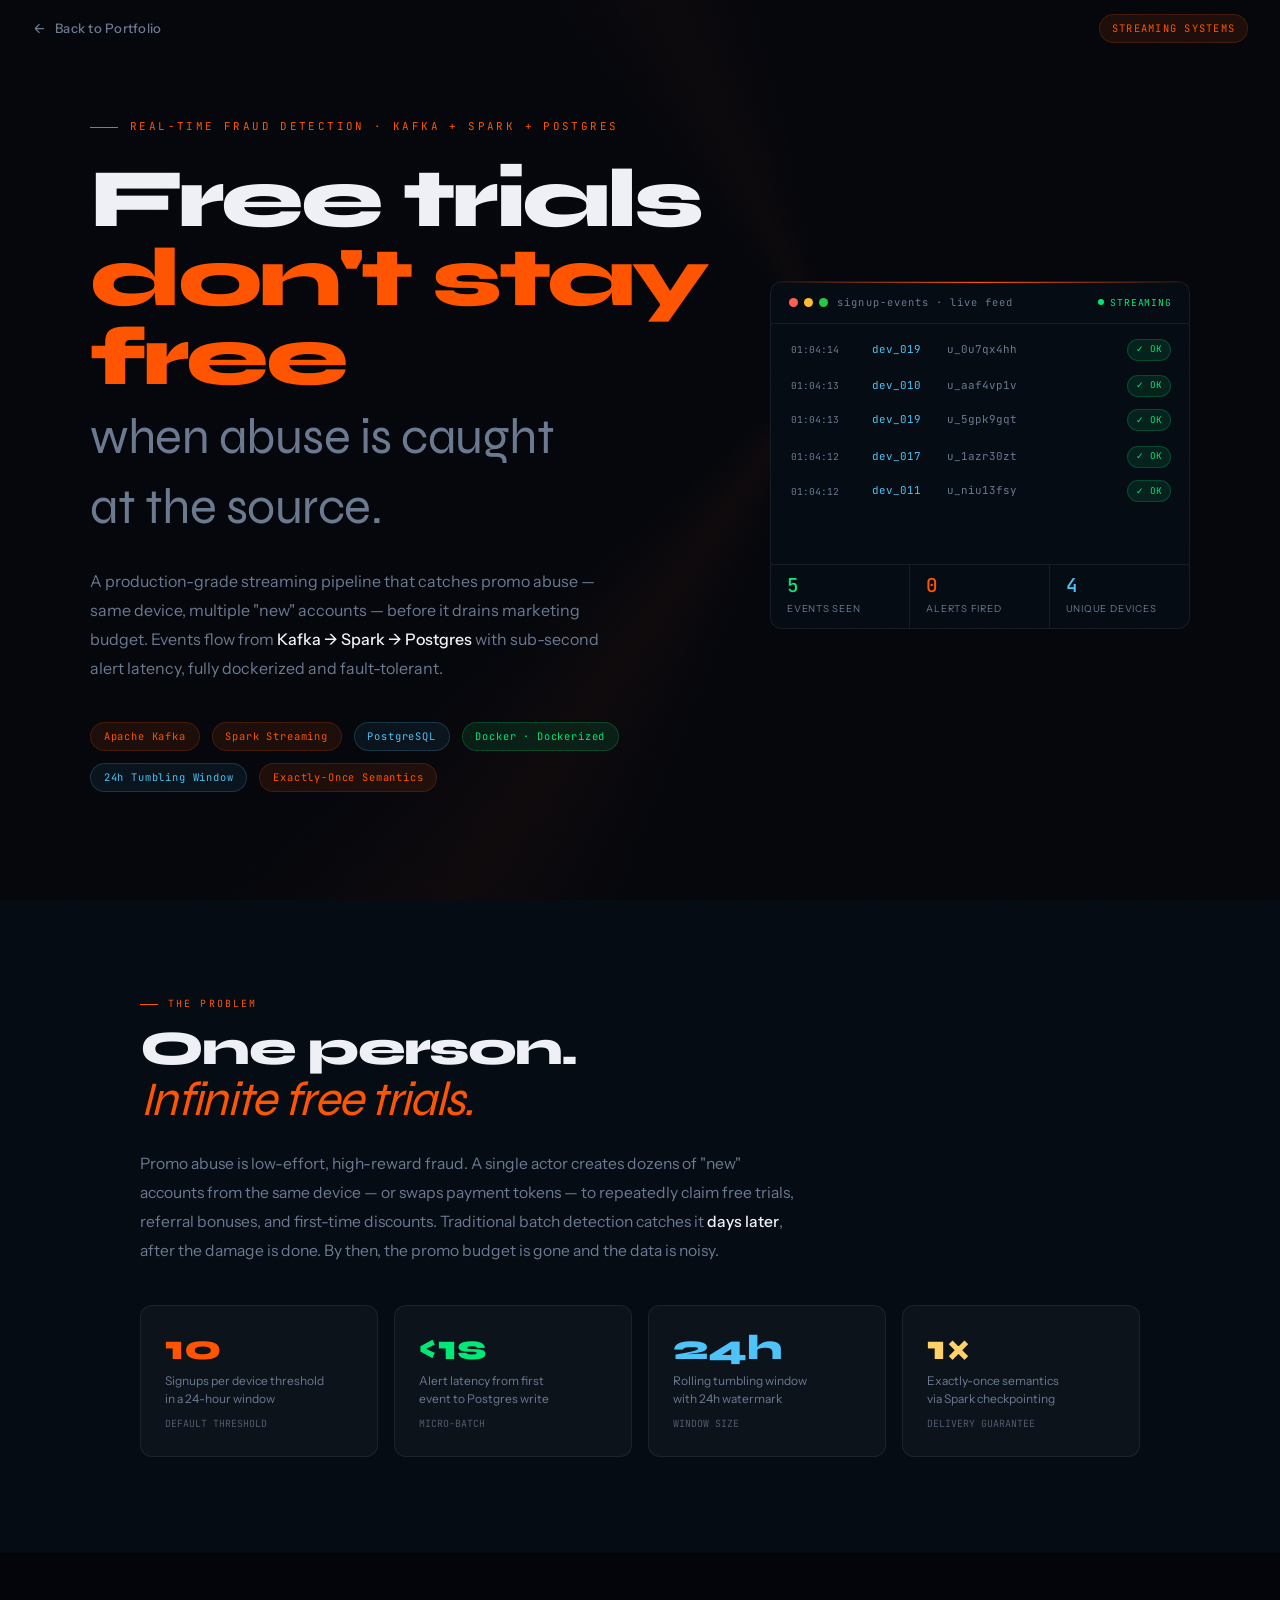
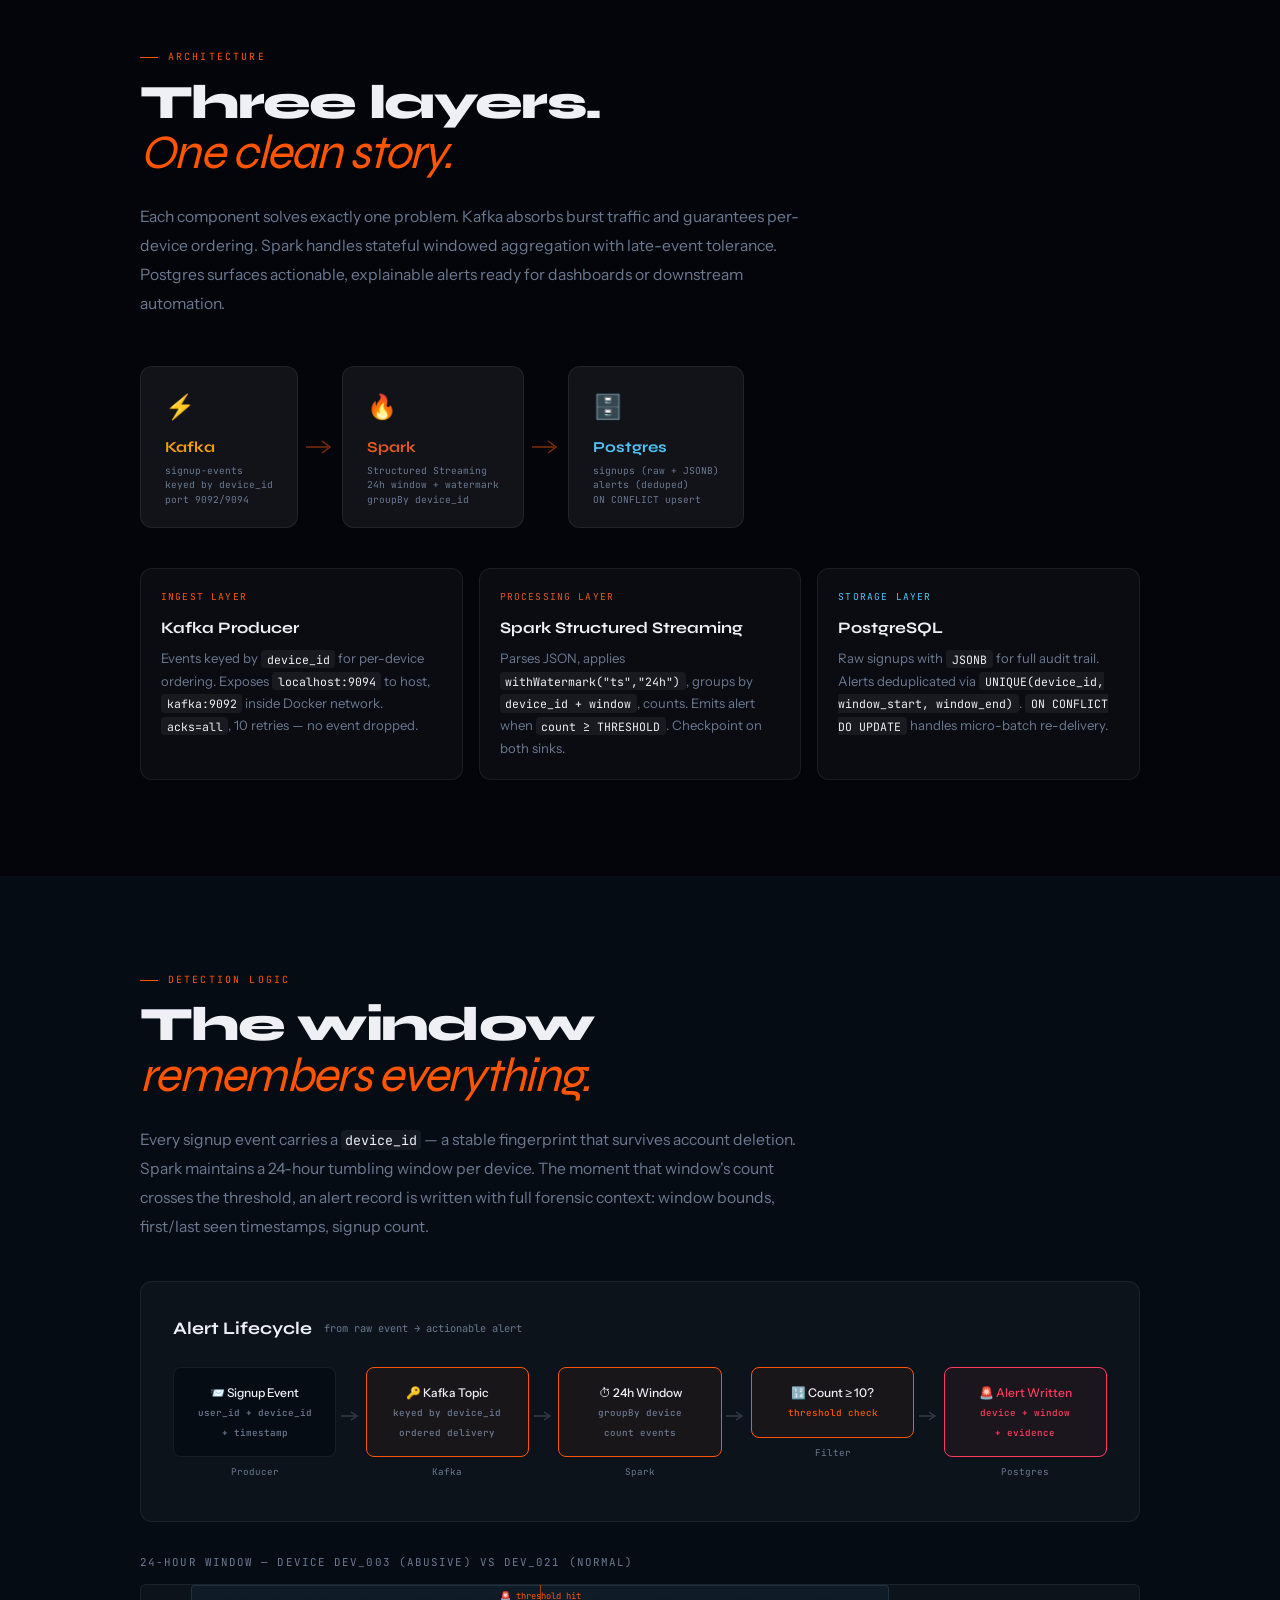
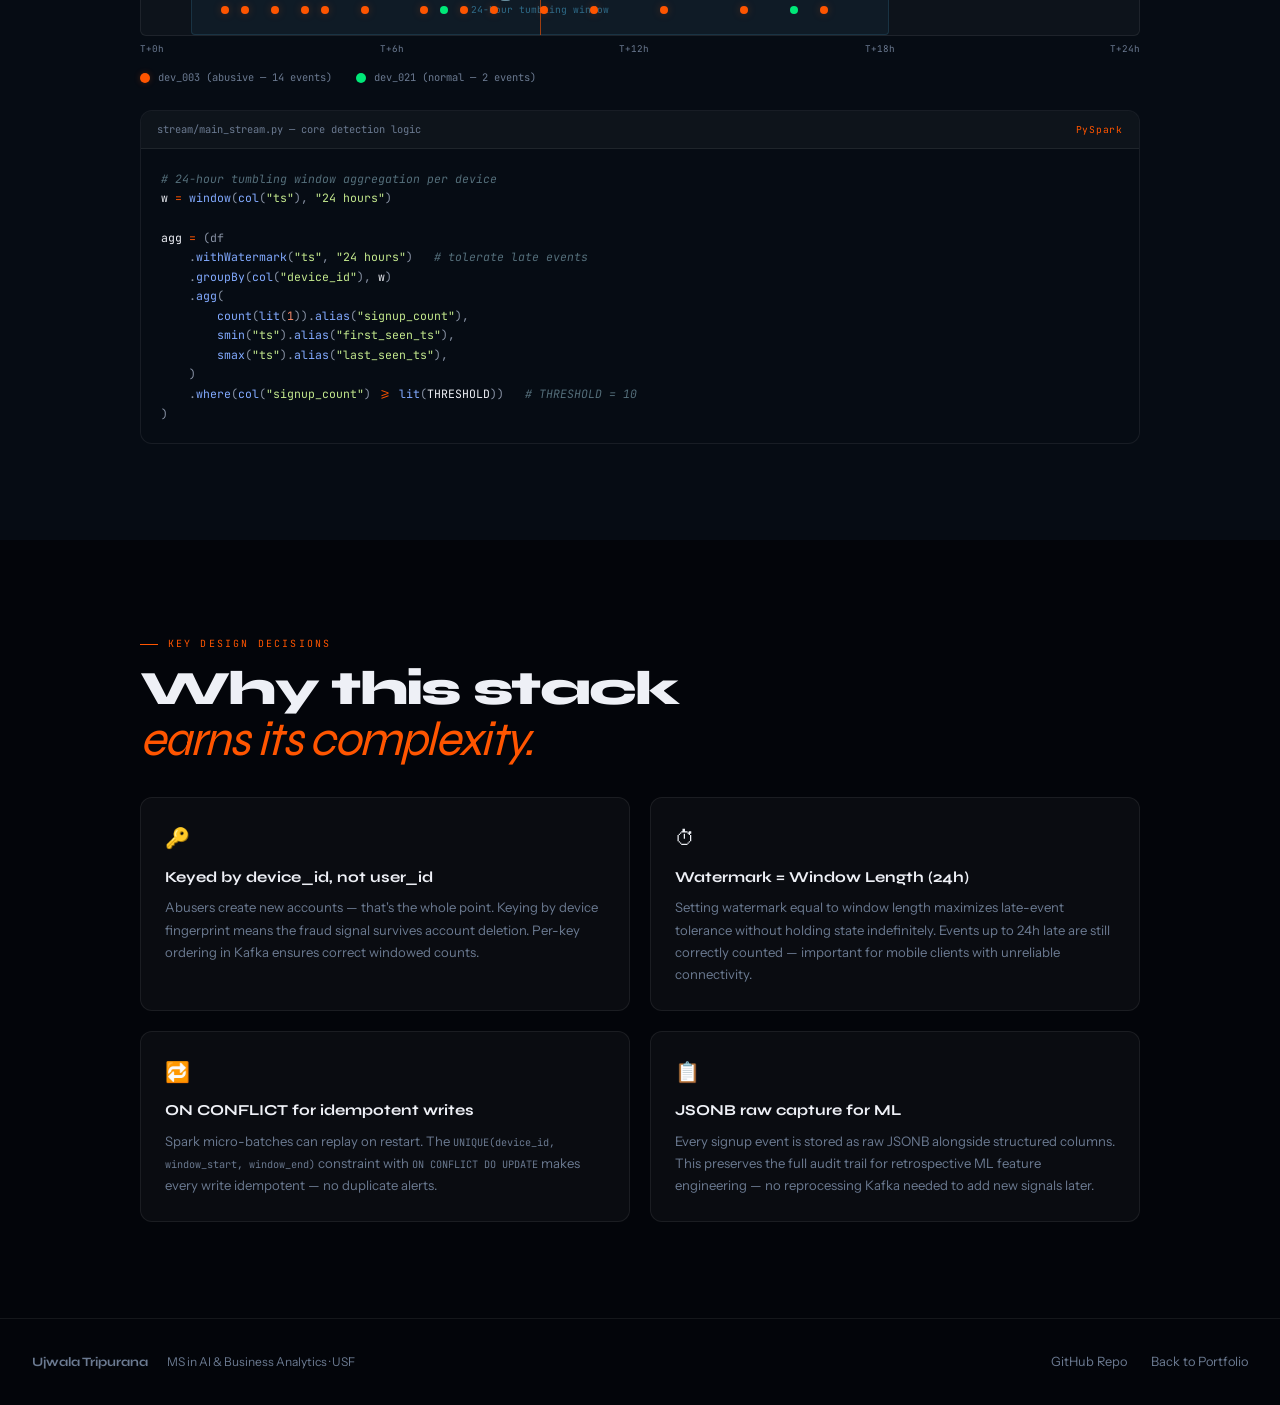
<file: promo-abuse-detection.html>
<!DOCTYPE html>
<html lang="en">
<head>
<meta charset="UTF-8">
<meta name="viewport" content="width=device-width, initial-scale=1.0">
<title>Promo Abuse Detector — Ujwala Tripurana</title>
<link rel="preconnect" href="https://fonts.googleapis.com">
<link href="https://fonts.googleapis.com/css2?family=Syne:wght@400;600;700;800&family=JetBrains+Mono:wght@300;400;500&family=Instrument+Sans:ital,wght@0,300;0,400;0,500;1,300&display=swap" rel="stylesheet">
<style>
:root {
  --bg: #03050a;
  --bg2: #060c14;
  --surface: rgba(255,255,255,0.03);
  --surface2: rgba(255,255,255,0.06);
  --border: rgba(255,85,0,0.18);
  --border-sub: rgba(255,255,255,0.07);
  --text: #eef0f6;
  --muted: #6b7a91;
  --orange: #ff5500;
  --orange-dim: rgba(255,85,0,0.10);
  --orange-glow: rgba(255,85,0,0.25);
  --green: #00e878;
  --green-dim: rgba(0,232,120,0.10);
  --yellow: #ffd166;
  --red: #ff3b5c;
  --blue: #4fc3f7;
  --radius: 12px;
}
*,*::before,*::after{box-sizing:border-box;margin:0;padding:0}
html{scroll-behavior:smooth}
body{background:var(--bg);color:var(--text);font-family:'Instrument Sans',sans-serif;font-size:16px;line-height:1.65;overflow-x:hidden}

/* ── Progress ── */
#prog{position:fixed;top:0;left:0;height:2px;width:0%;background:linear-gradient(90deg,var(--orange),var(--yellow));z-index:999}

/* ── Nav ── */
nav{position:fixed;top:0;left:0;right:0;z-index:900;height:58px;display:flex;align-items:center;padding:0 2rem;justify-content:space-between;transition:background .3s;border-bottom:1px solid transparent}
nav.scrolled{background:rgba(3,5,10,.92);backdrop-filter:blur(20px);border-color:var(--border-sub)}
.nav-back{display:flex;align-items:center;gap:.5rem;color:var(--muted);text-decoration:none;font-size:.82rem;font-weight:500;transition:color .2s;letter-spacing:.02em}
.nav-back:hover{color:var(--orange)}
.nav-back:hover svg{transform:translateX(-3px)}
.nav-back svg{transition:transform .2s}
.nav-tag{font-family:'JetBrains Mono',monospace;font-size:.65rem;color:var(--orange);letter-spacing:.12em;border:1px solid var(--border);padding:.28rem .75rem;border-radius:999px;background:var(--orange-dim);text-transform:uppercase}

/* ── Hero ── */
#hero{min-height:100vh;display:grid;align-items:center;padding:90px 2rem 5rem;position:relative;overflow:hidden}
.hero-noise{position:absolute;inset:0;opacity:.025;background-image:url("data:image/svg+xml,%3Csvg viewBox='0 0 256 256' xmlns='http://www.w3.org/2000/svg'%3E%3Cfilter id='noise'%3E%3CfeTurbulence type='fractalNoise' baseFrequency='0.9' numOctaves='4' stitchTiles='stitch'/%3E%3C/filter%3E%3Crect width='100%25' height='100%25' filter='url(%23noise)'/%3E%3C/svg%3E");background-size:200px}
.hero-rays{position:absolute;inset:0;background:conic-gradient(from 200deg at 65% 40%, transparent 0deg, rgba(255,85,0,.04) 15deg, transparent 30deg, transparent 120deg, rgba(255,85,0,.03) 135deg, transparent 150deg);pointer-events:none}
.hero-wrap{max-width:1100px;margin:0 auto;width:100%;position:relative;z-index:1;display:grid;grid-template-columns:1fr 420px;gap:4rem;align-items:center}
@media(max-width:860px){.hero-wrap{grid-template-columns:1fr;gap:3rem}}

.hero-left{}
.hero-kicker{font-family:'JetBrains Mono',monospace;font-size:.68rem;letter-spacing:.22em;color:var(--orange);text-transform:uppercase;margin-bottom:1.5rem;opacity:0;animation:fadeUp .7s .15s both;display:flex;align-items:center;gap:.75rem}
.hero-kicker::before{content:'';display:inline-block;width:28px;height:1px;background:var(--orange)}
h1{font-family:'Syne',sans-serif;font-size:clamp(2.8rem,6.5vw,5.2rem);font-weight:800;line-height:.95;letter-spacing:-.04em;margin-bottom:1.5rem;opacity:0;animation:fadeUp .8s .28s both}
h1 .line2{color:var(--orange)}
h1 .line3{color:var(--muted);font-weight:400;font-size:.6em;display:block;margin-top:.4rem;letter-spacing:-.01em;line-height:1.4}
.hero-desc{font-size:1rem;color:var(--muted);max-width:520px;margin-bottom:2.5rem;line-height:1.8;opacity:0;animation:fadeUp .7s .42s both}
.hero-desc strong{color:var(--text);font-weight:500}
.hero-pills{display:flex;gap:.75rem;flex-wrap:wrap;opacity:0;animation:fadeUp .7s .55s both}
.pill{font-family:'JetBrains Mono',monospace;font-size:.65rem;letter-spacing:.08em;padding:.3rem .8rem;border-radius:999px;border:1px solid}
.pill-orange{color:var(--orange);border-color:var(--border);background:var(--orange-dim)}
.pill-green{color:var(--green);border-color:rgba(0,232,120,.2);background:var(--green-dim)}
.pill-blue{color:var(--blue);border-color:rgba(79,195,247,.2);background:rgba(79,195,247,.07)}

/* ── Live Sim Panel ── */
.sim-panel{background:var(--bg2);border:1px solid var(--border-sub);border-radius:var(--radius);overflow:hidden;opacity:0;animation:fadeUp .9s .5s both;position:relative}
.sim-panel::before{content:'';position:absolute;top:0;left:0;right:0;height:1px;background:linear-gradient(90deg,transparent,var(--orange),transparent)}
.sim-header{padding:.75rem 1.1rem;border-bottom:1px solid var(--border-sub);display:flex;align-items:center;justify-content:space-between}
.sim-title-row{display:flex;align-items:center;gap:.6rem}
.sim-dots{display:flex;gap:.38rem}
.sim-dot{width:9px;height:9px;border-radius:50%}
.sim-dot:nth-child(1){background:#ff5f57}
.sim-dot:nth-child(2){background:#febc2e}
.sim-dot:nth-child(3){background:#28c840}
.sim-label{font-family:'JetBrains Mono',monospace;font-size:.65rem;color:var(--muted);letter-spacing:.1em}
.sim-badge{display:flex;align-items:center;gap:.4rem;font-family:'JetBrains Mono',monospace;font-size:.6rem;color:var(--green);letter-spacing:.08em}
.sim-pulse{width:6px;height:6px;background:var(--green);border-radius:50%;animation:pulse 1.5s infinite}
@keyframes pulse{0%,100%{opacity:1;box-shadow:0 0 0 0 rgba(0,232,120,.4)}50%{opacity:.6;box-shadow:0 0 0 6px rgba(0,232,120,0)}}

.sim-feed{height:240px;overflow:hidden;padding:.5rem 0;position:relative}
.sim-feed-inner{display:flex;flex-direction:column;gap:0}
.event-row{display:flex;align-items:center;gap:.7rem;padding:.42rem 1.1rem;font-family:'JetBrains Mono',monospace;font-size:.68rem;transition:background .2s;animation:slideIn .25s ease both;border-left:2px solid transparent}
.event-row.normal{border-color:transparent;color:var(--muted)}
.event-row.alert{border-color:var(--orange);background:rgba(255,85,0,.06);color:var(--text);animation:alertFlash .3s ease both}
@keyframes slideIn{from{opacity:0;transform:translateY(-8px)}to{opacity:1;transform:none}}
@keyframes alertFlash{0%{background:rgba(255,85,0,.25)}100%{background:rgba(255,85,0,.06)}}
.ev-time{color:var(--muted);width:70px;flex-shrink:0;font-size:.6rem}
.ev-device{width:64px;flex-shrink:0}
.ev-device.abusive{color:var(--orange)}
.ev-device.normal{color:var(--blue)}
.ev-user{color:var(--muted);flex:1;overflow:hidden;text-overflow:ellipsis;white-space:nowrap}
.ev-badge{font-size:.58rem;padding:.15rem .5rem;border-radius:999px;flex-shrink:0}
.ev-badge.alert{background:rgba(255,85,0,.2);color:var(--orange);border:1px solid rgba(255,85,0,.3)}
.ev-badge.ok{background:rgba(0,232,120,.1);color:var(--green);border:1px solid rgba(0,232,120,.2)}

.sim-stats{display:grid;grid-template-columns:repeat(3,1fr);border-top:1px solid var(--border-sub)}
.ss-item{padding:.7rem 1rem;display:flex;flex-direction:column;gap:.2rem;border-right:1px solid var(--border-sub)}
.ss-item:last-child{border-right:none}
.ss-val{font-family:'JetBrains Mono',monospace;font-size:1.2rem;font-weight:500;line-height:1}
.ss-val.orange{color:var(--orange)}
.ss-val.green{color:var(--green)}
.ss-val.blue{color:var(--blue)}
.ss-key{font-size:.6rem;color:var(--muted);letter-spacing:.08em;text-transform:uppercase;margin-top:.15rem}

/* ── Sections ── */
section{padding:6rem 2rem}
.wrap{max-width:1000px;margin:0 auto}
.sec-label{font-family:'JetBrains Mono',monospace;font-size:.62rem;letter-spacing:.22em;color:var(--orange);text-transform:uppercase;margin-bottom:.75rem;display:flex;align-items:center;gap:.6rem}
.sec-label::before{content:'';display:inline-block;width:18px;height:1px;background:var(--orange)}
h2{font-family:'Syne',sans-serif;font-size:clamp(1.9rem,4vw,3rem);font-weight:800;letter-spacing:-.035em;line-height:1.05;margin-bottom:1.5rem}
h2 em{font-style:italic;font-weight:400;color:var(--orange)}
.body-text{color:var(--muted);font-size:.98rem;line-height:1.85;max-width:660px}
.body-text strong{color:var(--text);font-weight:500}
.alt{background:var(--bg2)}

/* ── Architecture flow ── */
.arch-flow{margin-top:3rem;position:relative}
.arch-row{display:flex;align-items:center;gap:0;flex-wrap:nowrap;overflow-x:auto;padding-bottom:.5rem}
.arch-node{background:var(--surface2);border:1px solid var(--border-sub);border-radius:var(--radius);padding:1.25rem 1.5rem;min-width:148px;flex-shrink:0;transition:border-color .3s,transform .3s}
.arch-node:hover{border-color:var(--border);transform:translateY(-3px)}
.arch-node-icon{font-size:1.5rem;margin-bottom:.5rem}
.arch-node-name{font-family:'Syne',sans-serif;font-weight:700;font-size:.95rem;margin-bottom:.25rem}
.arch-node-desc{font-family:'JetBrains Mono',monospace;font-size:.6rem;color:var(--muted);line-height:1.5}
.arch-node.kafka .arch-node-name{color:#f59e0b}
.arch-node.spark .arch-node-name{color:#e25822}
.arch-node.pg .arch-node-name{color:#4fc3f7}
.arch-arrow{display:flex;align-items:center;padding:0 .5rem;flex-shrink:0;opacity:.5}
.arch-arrow svg{color:var(--orange)}
.arch-detail{margin-top:2rem;display:grid;grid-template-columns:1fr 1fr 1fr;gap:1rem}
@media(max-width:720px){.arch-detail{grid-template-columns:1fr}}
.arch-card{background:var(--surface);border:1px solid var(--border-sub);border-radius:var(--radius);padding:1.25rem;transition:border-color .3s}
.arch-card:hover{border-color:var(--border)}
.arch-card-label{font-family:'JetBrains Mono',monospace;font-size:.6rem;text-transform:uppercase;letter-spacing:.12em;margin-bottom:.6rem}
.arch-card-label.orange{color:var(--orange)}
.arch-card-label.green{color:var(--green)}
.arch-card-label.blue{color:var(--blue)}
.arch-card-title{font-family:'Syne',sans-serif;font-weight:700;font-size:1rem;margin-bottom:.4rem}
.arch-card-body{font-size:.82rem;color:var(--muted);line-height:1.7}
.arch-card-body code{font-family:'JetBrains Mono',monospace;font-size:.72rem;color:var(--text);background:rgba(255,255,255,.06);padding:.1rem .35rem;border-radius:4px}

/* ── Metrics grid ── */
.metrics-grid{display:grid;grid-template-columns:repeat(4,1fr);gap:1rem;margin-top:2.5rem}
@media(max-width:800px){.metrics-grid{grid-template-columns:repeat(2,1fr)}}
.metric-card{background:var(--surface);border:1px solid var(--border-sub);border-radius:var(--radius);padding:1.5rem;transition:border-color .3s,transform .3s;position:relative;overflow:hidden}
.metric-card::after{content:'';position:absolute;bottom:0;left:0;right:0;height:2px;background:var(--accent-color,var(--orange));transform:scaleX(0);transform-origin:left;transition:transform .4s}
.metric-card:hover{border-color:var(--border);transform:translateY(-3px)}
.metric-card:hover::after{transform:scaleX(1)}
.metric-val{font-family:'Syne',sans-serif;font-size:2.2rem;font-weight:800;line-height:1;margin-bottom:.4rem}
.metric-label{font-size:.75rem;color:var(--muted);line-height:1.5}
.metric-sub{font-family:'JetBrains Mono',monospace;font-size:.62rem;color:var(--muted);margin-top:.5rem;opacity:.7}

/* ── Alert flow diagram ── */
.alert-flow{background:var(--surface);border:1px solid var(--border-sub);border-radius:var(--radius);padding:2rem;margin-top:2.5rem;overflow:hidden}
.af-title{font-family:'Syne',sans-serif;font-weight:700;font-size:1.1rem;margin-bottom:1.5rem;display:flex;align-items:center;gap:.75rem}
.af-title span{font-family:'JetBrains Mono',monospace;font-size:.65rem;color:var(--muted);font-weight:400}
.af-row{display:flex;gap:0;align-items:stretch;overflow-x:auto;padding-bottom:.5rem}
.af-step{display:flex;flex-direction:column;align-items:center;flex:1;min-width:100px}
.af-step-box{width:100%;background:var(--bg2);border:1px solid var(--border-sub);border-radius:8px;padding:.9rem .75rem;text-align:center;font-size:.75rem;color:var(--text);font-weight:500;position:relative;transition:border-color .3s}
.af-step-box.active{border-color:var(--orange);background:rgba(255,85,0,.05)}
.af-step-box.alert-step{border-color:var(--red);background:rgba(255,59,92,.06);color:var(--red)}
.af-step-label{font-family:'JetBrains Mono',monospace;font-size:.58rem;color:var(--muted);margin-top:.5rem;text-align:center}
.af-connector{display:flex;align-items:center;padding:0 .3rem;color:var(--muted);font-size:.8rem;flex-shrink:0;padding-top:0;margin-top:-1rem}
.af-connector svg{opacity:.4}

/* ── Window viz ── */
.window-viz{margin-top:2rem}
.wv-title{font-family:'JetBrains Mono',monospace;font-size:.68rem;color:var(--muted);margin-bottom:.75rem;text-transform:uppercase;letter-spacing:.1em}
.wv-track{position:relative;height:52px;background:rgba(255,255,255,.03);border-radius:6px;overflow:hidden;border:1px solid var(--border-sub)}
.wv-window{position:absolute;height:100%;background:rgba(79,195,247,.1);border:1px solid rgba(79,195,247,.3);border-radius:4px;display:flex;align-items:center;justify-content:center;font-family:'JetBrains Mono',monospace;font-size:.6rem;color:var(--blue);transition:all .3s}
.wv-event{position:absolute;top:50%;transform:translateY(-50%);width:8px;height:8px;border-radius:50%;cursor:pointer;transition:transform .2s}
.wv-event:hover{transform:translateY(-50%) scale(1.5)}
.wv-event.normal{background:var(--green)}
.wv-event.abusive{background:var(--orange);box-shadow:0 0 8px var(--orange-glow)}
.wv-axis{display:flex;justify-content:space-between;margin-top:.4rem}
.wv-axis span{font-family:'JetBrains Mono',monospace;font-size:.58rem;color:var(--muted)}

/* ── Code block ── */
.code-block{background:#060c14;border:1px solid var(--border-sub);border-radius:var(--radius);overflow:hidden;margin-top:1.5rem}
.cb-header{padding:.6rem 1rem;background:rgba(255,255,255,.03);border-bottom:1px solid var(--border-sub);display:flex;align-items:center;justify-content:space-between}
.cb-filename{font-family:'JetBrains Mono',monospace;font-size:.65rem;color:var(--muted)}
.cb-lang{font-family:'JetBrains Mono',monospace;font-size:.6rem;color:var(--orange);letter-spacing:.08em}
.cb-body{padding:1.25rem;overflow-x:auto}
.cb-body pre{font-family:'JetBrains Mono',monospace;font-size:.72rem;line-height:1.7;color:#8892a4}
.cb-body .kw{color:#c792ea}
.cb-body .fn{color:#82aaff}
.cb-body .str{color:#c3e88d}
.cb-body .num{color:#f78c6c}
.cb-body .cm{color:#546e7a;font-style:italic}
.cb-body .var{color:var(--text)}
.cb-body .op{color:var(--orange)}

/* ── Conclusion ── */
.concl-grid{display:grid;grid-template-columns:1fr 1fr;gap:1.25rem;margin-top:2rem}
@media(max-width:650px){.concl-grid{grid-template-columns:1fr}}
.concl-card{background:var(--surface);border:1px solid var(--border-sub);border-radius:var(--radius);padding:1.5rem;transition:border-color .3s,transform .2s}
.concl-card:hover{border-color:var(--border);transform:translateY(-2px)}
.concl-icon{font-size:1.25rem;margin-bottom:.6rem}
.concl-title{font-family:'Syne',sans-serif;font-weight:700;font-size:.95rem;margin-bottom:.4rem}
.concl-body{font-size:.82rem;color:var(--muted);line-height:1.7}

/* ── Footer ── */
footer{border-top:1px solid var(--border-sub);padding:2rem;display:flex;justify-content:space-between;align-items:center;font-size:.8rem;color:var(--muted);flex-wrap:wrap;gap:1rem}
.footer-links{display:flex;gap:1.5rem}
.footer-links a{color:var(--muted);text-decoration:none;transition:color .2s}
.footer-links a:hover{color:var(--orange)}

/* ── Fade-up ── */
.fade-up{opacity:0;transform:translateY(24px);transition:opacity .7s cubic-bezier(.4,0,.2,1),transform .7s cubic-bezier(.4,0,.2,1)}
.fade-up.visible{opacity:1;transform:none}

@keyframes fadeUp{from{opacity:0;transform:translateY(18px)}to{opacity:1;transform:none}}
::-webkit-scrollbar{width:4px}
::-webkit-scrollbar-track{background:var(--bg)}
::-webkit-scrollbar-thumb{background:rgba(255,85,0,.2);border-radius:999px}
::selection{background:rgba(255,85,0,.25)}
</style>
</head>
<body>

<div id="prog"></div>

<nav id="navbar">
  <a href="index.html" class="nav-back">
    <svg width="15" height="15" viewBox="0 0 24 24" fill="none" stroke="currentColor" stroke-width="2"><path d="M19 12H5M5 12l7-7M5 12l7 7"/></svg>
    Back to Portfolio
  </a>
  <span class="nav-tag">Streaming Systems</span>
</nav>

<!-- ═══ HERO ═══ -->
<section id="hero">
  <div class="hero-noise"></div>
  <div class="hero-rays"></div>
  <div class="hero-wrap">
    <div class="hero-left">
      <div class="hero-kicker">Real-Time Fraud Detection · Kafka + Spark + Postgres</div>
      <h1>
        Free trials<br>
        <span class="line2">don't stay free</span>
        <span class="line3">when abuse is caught<br>at the source.</span>
      </h1>
      <p class="hero-desc">
        A production-grade streaming pipeline that catches promo abuse — same device, multiple "new" accounts — before it drains marketing budget. Events flow from <strong>Kafka → Spark → Postgres</strong> with sub-second alert latency, fully dockerized and fault-tolerant.
      </p>
      <div class="hero-pills">
        <span class="pill pill-orange">Apache Kafka</span>
        <span class="pill pill-orange">Spark Streaming</span>
        <span class="pill pill-blue">PostgreSQL</span>
        <span class="pill pill-green">Docker · Dockerized</span>
        <span class="pill pill-blue">24h Tumbling Window</span>
        <span class="pill pill-orange">Exactly-Once Semantics</span>
      </div>
    </div>

    <!-- Live Event Feed Simulation -->
    <div class="sim-panel">
      <div class="sim-header">
        <div class="sim-title-row">
          <div class="sim-dots">
            <div class="sim-dot"></div><div class="sim-dot"></div><div class="sim-dot"></div>
          </div>
          <span class="sim-label">signup-events · live feed</span>
        </div>
        <div class="sim-badge">
          <div class="sim-pulse"></div>
          STREAMING
        </div>
      </div>
      <div class="sim-feed">
        <div class="sim-feed-inner" id="feedInner"></div>
      </div>
      <div class="sim-stats">
        <div class="ss-item">
          <div class="ss-val green" id="stat-total">0</div>
          <div class="ss-key">Events Seen</div>
        </div>
        <div class="ss-item">
          <div class="ss-val orange" id="stat-alerts">0</div>
          <div class="ss-key">Alerts Fired</div>
        </div>
        <div class="ss-item">
          <div class="ss-val blue" id="stat-devices">0</div>
          <div class="ss-key">Unique Devices</div>
        </div>
      </div>
    </div>
  </div>
</section>

<!-- ═══ THE PROBLEM ═══ -->
<section class="alt">
  <div class="wrap">
    <div class="sec-label fade-up">The Problem</div>
    <h2 class="fade-up">One person.<br><em>Infinite free trials.</em></h2>
    <p class="body-text fade-up">Promo abuse is low-effort, high-reward fraud. A single actor creates dozens of "new" accounts from the same device — or swaps payment tokens — to repeatedly claim free trials, referral bonuses, and first-time discounts. Traditional batch detection catches it <strong>days later</strong>, after the damage is done. By then, the promo budget is gone and the data is noisy.</p>

    <div class="metrics-grid fade-up">
      <div class="metric-card" style="--accent-color:var(--orange)">
        <div class="metric-val" style="color:var(--orange)">10</div>
        <div class="metric-label">Signups per device threshold<br>in a 24-hour window</div>
        <div class="metric-sub">DEFAULT THRESHOLD</div>
      </div>
      <div class="metric-card" style="--accent-color:var(--green)">
        <div class="metric-val" style="color:var(--green)">&lt;1s</div>
        <div class="metric-label">Alert latency from first<br>event to Postgres write</div>
        <div class="metric-sub">MICRO-BATCH</div>
      </div>
      <div class="metric-card" style="--accent-color:var(--blue)">
        <div class="metric-val" style="color:var(--blue)">24h</div>
        <div class="metric-label">Rolling tumbling window<br>with 24h watermark</div>
        <div class="metric-sub">WINDOW SIZE</div>
      </div>
      <div class="metric-card" style="--accent-color:var(--yellow)">
        <div class="metric-val" style="color:var(--yellow)">1×</div>
        <div class="metric-label">Exactly-once semantics<br>via Spark checkpointing</div>
        <div class="metric-sub">DELIVERY GUARANTEE</div>
      </div>
    </div>
  </div>
</section>

<!-- ═══ ARCHITECTURE ═══ -->
<section>
  <div class="wrap">
    <div class="sec-label fade-up">Architecture</div>
    <h2 class="fade-up">Three layers.<br><em>One clean story.</em></h2>
    <p class="body-text fade-up">Each component solves exactly one problem. Kafka absorbs burst traffic and guarantees per-device ordering. Spark handles stateful windowed aggregation with late-event tolerance. Postgres surfaces actionable, explainable alerts ready for dashboards or downstream automation.</p>

    <div class="arch-flow fade-up">
      <div class="arch-row">
        <div class="arch-node kafka">
          <div class="arch-node-icon">⚡</div>
          <div class="arch-node-name">Kafka</div>
          <div class="arch-node-desc">signup-events<br>keyed by device_id<br>port 9092/9094</div>
        </div>
        <div class="arch-arrow">
          <svg width="28" height="16" viewBox="0 0 28 16"><path d="M0 8h22M16 2l8 6-8 6" stroke="currentColor" stroke-width="1.5" fill="none"/></svg>
        </div>
        <div class="arch-node spark">
          <div class="arch-node-icon">🔥</div>
          <div class="arch-node-name">Spark</div>
          <div class="arch-node-desc">Structured Streaming<br>24h window + watermark<br>groupBy device_id</div>
        </div>
        <div class="arch-arrow">
          <svg width="28" height="16" viewBox="0 0 28 16"><path d="M0 8h22M16 2l8 6-8 6" stroke="currentColor" stroke-width="1.5" fill="none"/></svg>
        </div>
        <div class="arch-node pg">
          <div class="arch-node-icon">🗄️</div>
          <div class="arch-node-name">Postgres</div>
          <div class="arch-node-desc">signups (raw + JSONB)<br>alerts (deduped)<br>ON CONFLICT upsert</div>
        </div>
      </div>

      <div class="arch-detail">
        <div class="arch-card">
          <div class="arch-card-label orange">Ingest Layer</div>
          <div class="arch-card-title">Kafka Producer</div>
          <div class="arch-card-body">Events keyed by <code>device_id</code> for per-device ordering. Exposes <code>localhost:9094</code> to host, <code>kafka:9092</code> inside Docker network. <code>acks=all</code>, 10 retries — no event dropped.</div>
        </div>
        <div class="arch-card">
          <div class="arch-card-label" style="color:#e25822">Processing Layer</div>
          <div class="arch-card-title">Spark Structured Streaming</div>
          <div class="arch-card-body">Parses JSON, applies <code>withWatermark("ts","24h")</code>, groups by <code>device_id + window</code>, counts. Emits alert when <code>count ≥ THRESHOLD</code>. Checkpoint on both sinks.</div>
        </div>
        <div class="arch-card">
          <div class="arch-card-label blue">Storage Layer</div>
          <div class="arch-card-title">PostgreSQL</div>
          <div class="arch-card-body">Raw signups with <code>JSONB</code> for full audit trail. Alerts deduplicated via <code>UNIQUE(device_id, window_start, window_end)</code>. <code>ON CONFLICT DO UPDATE</code> handles micro-batch re-delivery.</div>
        </div>
      </div>
    </div>
  </div>
</section>

<!-- ═══ HOW IT WORKS ═══ -->
<section class="alt">
  <div class="wrap">
    <div class="sec-label fade-up">Detection Logic</div>
    <h2 class="fade-up">The window<br><em>remembers everything.</em></h2>
    <p class="body-text fade-up">Every signup event carries a <code style="font-family:'JetBrains Mono',monospace;font-size:.85em;color:var(--text);background:rgba(255,255,255,.06);padding:.1em .3em;border-radius:4px">device_id</code> — a stable fingerprint that survives account deletion. Spark maintains a 24-hour tumbling window per device. The moment that window's count crosses the threshold, an alert record is written with full forensic context: window bounds, first/last seen timestamps, signup count.</p>

    <!-- Alert lifecycle flow -->
    <div class="alert-flow fade-up">
      <div class="af-title">Alert Lifecycle <span>from raw event → actionable alert</span></div>
      <div class="af-row">
        <div class="af-step">
          <div class="af-step-box">📨 Signup Event<br><small style="color:var(--muted);font-family:'JetBrains Mono',monospace;font-size:.58rem">user_id + device_id<br>+ timestamp</small></div>
          <div class="af-step-label">Producer</div>
        </div>
        <div class="af-connector"><svg width="20" height="12" viewBox="0 0 20 12"><path d="M0 6h14M10 2l6 4-6 4" stroke="currentColor" stroke-width="1.5" fill="none"/></svg></div>
        <div class="af-step">
          <div class="af-step-box active">🔑 Kafka Topic<br><small style="color:var(--muted);font-family:'JetBrains Mono',monospace;font-size:.58rem">keyed by device_id<br>ordered delivery</small></div>
          <div class="af-step-label">Kafka</div>
        </div>
        <div class="af-connector"><svg width="20" height="12" viewBox="0 0 20 12"><path d="M0 6h14M10 2l6 4-6 4" stroke="currentColor" stroke-width="1.5" fill="none"/></svg></div>
        <div class="af-step">
          <div class="af-step-box active">⏱ 24h Window<br><small style="color:var(--muted);font-family:'JetBrains Mono',monospace;font-size:.58rem">groupBy device<br>count events</small></div>
          <div class="af-step-label">Spark</div>
        </div>
        <div class="af-connector"><svg width="20" height="12" viewBox="0 0 20 12"><path d="M0 6h14M10 2l6 4-6 4" stroke="currentColor" stroke-width="1.5" fill="none"/></svg></div>
        <div class="af-step">
          <div class="af-step-box active">🔢 Count ≥ 10?<br><small style="font-family:'JetBrains Mono',monospace;font-size:.58rem;color:var(--orange)">threshold check</small></div>
          <div class="af-step-label">Filter</div>
        </div>
        <div class="af-connector"><svg width="20" height="12" viewBox="0 0 20 12"><path d="M0 6h14M10 2l6 4-6 4" stroke="currentColor" stroke-width="1.5" fill="none"/></svg></div>
        <div class="af-step">
          <div class="af-step-box alert-step">🚨 Alert Written<br><small style="font-family:'JetBrains Mono',monospace;font-size:.58rem">device + window<br>+ evidence</small></div>
          <div class="af-step-label">Postgres</div>
        </div>
      </div>
    </div>

    <!-- 24h window visualization -->
    <div class="window-viz fade-up">
      <div class="wv-title">24-Hour Window — Device dev_003 (abusive) vs dev_021 (normal)</div>
      <div class="wv-track" id="windowTrack">
        <div class="wv-window" style="left:5%;width:70%;opacity:.5">24-hour tumbling window</div>
      </div>
      <div class="wv-axis">
        <span>T+0h</span><span>T+6h</span><span>T+12h</span><span>T+18h</span><span>T+24h</span>
      </div>
      <div style="display:flex;gap:1.5rem;margin-top:.75rem;flex-wrap:wrap">
        <div style="display:flex;align-items:center;gap:.5rem;font-family:'JetBrains Mono',monospace;font-size:.65rem;color:var(--muted)"><div style="width:10px;height:10px;border-radius:50%;background:var(--orange);box-shadow:0 0 6px var(--orange-glow)"></div>dev_003 (abusive — 14 events)</div>
        <div style="display:flex;align-items:center;gap:.5rem;font-family:'JetBrains Mono',monospace;font-size:.65rem;color:var(--muted)"><div style="width:10px;height:10px;border-radius:50%;background:var(--green)"></div>dev_021 (normal — 2 events)</div>
      </div>
    </div>

    <!-- Core logic snippet -->
    <div class="code-block fade-up">
      <div class="cb-header">
        <span class="cb-filename">stream/main_stream.py — core detection logic</span>
        <span class="cb-lang">PySpark</span>
      </div>
      <div class="cb-body"><pre><span class="cm"># 24-hour tumbling window aggregation per device</span>
<span class="var">w</span> <span class="op">=</span> <span class="fn">window</span>(<span class="fn">col</span>(<span class="str">"ts"</span>), <span class="str">"24 hours"</span>)

<span class="var">agg</span> <span class="op">=</span> (df
    .<span class="fn">withWatermark</span>(<span class="str">"ts"</span>, <span class="str">"24 hours"</span>)   <span class="cm"># tolerate late events</span>
    .<span class="fn">groupBy</span>(<span class="fn">col</span>(<span class="str">"device_id"</span>), <span class="var">w</span>)
    .<span class="fn">agg</span>(
        <span class="fn">count</span>(<span class="fn">lit</span>(<span class="num">1</span>)).<span class="fn">alias</span>(<span class="str">"signup_count"</span>),
        <span class="fn">smin</span>(<span class="str">"ts"</span>).<span class="fn">alias</span>(<span class="str">"first_seen_ts"</span>),
        <span class="fn">smax</span>(<span class="str">"ts"</span>).<span class="fn">alias</span>(<span class="str">"last_seen_ts"</span>),
    )
    .<span class="fn">where</span>(<span class="fn">col</span>(<span class="str">"signup_count"</span>) <span class="op">>=</span> <span class="fn">lit</span>(<span class="var">THRESHOLD</span>))   <span class="cm"># THRESHOLD = 10</span>
)</pre></div>
    </div>
  </div>
</section>

<!-- ═══ CONCLUSIONS ═══ -->
<section>
  <div class="wrap">
    <div class="sec-label fade-up">Key Design Decisions</div>
    <h2 class="fade-up">Why this stack<br><em>earns its complexity.</em></h2>
    <div class="concl-grid fade-up">
      <div class="concl-card">
        <div class="concl-icon">🔑</div>
        <div class="concl-title">Keyed by device_id, not user_id</div>
        <div class="concl-body">Abusers create new accounts — that's the whole point. Keying by device fingerprint means the fraud signal survives account deletion. Per-key ordering in Kafka ensures correct windowed counts.</div>
      </div>
      <div class="concl-card">
        <div class="concl-icon">⏱</div>
        <div class="concl-title">Watermark = Window Length (24h)</div>
        <div class="concl-body">Setting watermark equal to window length maximizes late-event tolerance without holding state indefinitely. Events up to 24h late are still correctly counted — important for mobile clients with unreliable connectivity.</div>
      </div>
      <div class="concl-card">
        <div class="concl-icon">🔁</div>
        <div class="concl-title">ON CONFLICT for idempotent writes</div>
        <div class="concl-body">Spark micro-batches can replay on restart. The <code style="font-family:'JetBrains Mono',monospace;font-size:.78em">UNIQUE(device_id, window_start, window_end)</code> constraint with <code style="font-family:'JetBrains Mono',monospace;font-size:.78em">ON CONFLICT DO UPDATE</code> makes every write idempotent — no duplicate alerts.</div>
      </div>
      <div class="concl-card">
        <div class="concl-icon">📋</div>
        <div class="concl-title">JSONB raw capture for ML</div>
        <div class="concl-body">Every signup event is stored as raw JSONB alongside structured columns. This preserves the full audit trail for retrospective ML feature engineering — no reprocessing Kafka needed to add new signals later.</div>
      </div>
    </div>
  </div>
</section>

<footer>
  <div>
    <span style="font-family:'Syne',sans-serif;font-weight:700">Ujwala Tripurana</span>
    <span style="margin-left:1rem;font-size:.75rem">MS in AI &amp; Business Analytics · USF</span>
  </div>
  <div class="footer-links">
    <a href="https://github.com/ujwalatripurana/promo-abuse-detection" target="_blank">GitHub Repo</a>
    <a href="index.html">Back to Portfolio</a>
  </div>
</footer>

<script>
// ── Progress bar ──────────────────────────────────────────────────────────
const prog = document.getElementById('prog');
window.addEventListener('scroll', () => {
  const s = window.scrollY, max = document.documentElement.scrollHeight - window.innerHeight;
  prog.style.width = (s / max * 100) + '%';
  document.getElementById('navbar').classList.toggle('scrolled', s > 50);
});

// ── Fade-up observer ──────────────────────────────────────────────────────
const fadeObs = new IntersectionObserver(entries => {
  entries.forEach(e => { if (e.isIntersecting) e.target.classList.add('visible'); });
}, { threshold: 0.1 });
document.querySelectorAll('.fade-up').forEach(el => fadeObs.observe(el));

// ── Live Event Feed Simulation ────────────────────────────────────────────
const ABUSIVE_DEVICES = ['dev_003', 'dev_007'];
const NORMAL_DEVICES = Array.from({length: 10}, (_, i) => `dev_${String(i+10).padStart(3,'0')}`);
const ALL_DEVICES = [...ABUSIVE_DEVICES, ...NORMAL_DEVICES];

// Track counts per device for the sim
const deviceCounts = {};
ALL_DEVICES.forEach(d => deviceCounts[d] = 0);

let totalEvents = 0, totalAlerts = 0;
const seenDevices = new Set();

function randomUser() {
  return 'u_' + Math.random().toString(36).slice(2, 10);
}

function nowStr() {
  return new Date().toISOString().slice(11, 19);
}

function addEvent() {
  const isAbusiveBurst = Math.random() < 0.14;
  const device = isAbusiveBurst
    ? ABUSIVE_DEVICES[Math.floor(Math.random() * ABUSIVE_DEVICES.length)]
    : NORMAL_DEVICES[Math.floor(Math.random() * NORMAL_DEVICES.length)];

  deviceCounts[device] = (deviceCounts[device] || 0) + 1;
  seenDevices.add(device);
  totalEvents++;

  const isAbusive = ABUSIVE_DEVICES.includes(device);
  const isAlert = isAbusive && deviceCounts[device] >= 10 && deviceCounts[device] % 3 === 0;
  if (isAlert) totalAlerts++;

  // Update stats
  document.getElementById('stat-total').textContent = totalEvents;
  document.getElementById('stat-alerts').textContent = totalAlerts;
  document.getElementById('stat-devices').textContent = seenDevices.size;

  // Build row
  const row = document.createElement('div');
  row.className = `event-row ${isAlert ? 'alert' : 'normal'}`;
  row.innerHTML = `
    <span class="ev-time">${nowStr()}</span>
    <span class="ev-device ${isAbusive ? 'abusive' : 'normal'}">${device}</span>
    <span class="ev-user">${randomUser()}</span>
    ${isAlert
      ? `<span class="ev-badge alert">🚨 ALERT ×${deviceCounts[device]}</span>`
      : `<span class="ev-badge ok">✓ OK</span>`}
  `;

  const feed = document.getElementById('feedInner');
  feed.insertBefore(row, feed.firstChild);

  // Keep only last 12 rows visible
  while (feed.children.length > 12) {
    feed.removeChild(feed.lastChild);
  }
}

// Start sim immediately, then interval
addEvent();
setInterval(addEvent, 480);

// ── Window Visualization ──────────────────────────────────────────────────
function buildWindowViz() {
  const track = document.getElementById('windowTrack');

  // Abusive device events: cluster of 14 events spread across the window
  const abusivePositions = [8,10,13,16,18,22,28,32,35,40,45,52,60,68];
  // Normal device: 2 random events
  const normalPositions = [30, 65];

  abusivePositions.forEach((pct, i) => {
    const dot = document.createElement('div');
    dot.className = 'wv-event abusive';
    dot.style.left = `${pct}%`;
    dot.title = `dev_003 — signup #${i+1}`;
    track.appendChild(dot);
  });

  normalPositions.forEach((pct, i) => {
    const dot = document.createElement('div');
    dot.className = 'wv-event normal';
    dot.style.left = `${pct}%`;
    dot.title = `dev_021 — signup #${i+1}`;
    track.appendChild(dot);
  });

  // Alert threshold line at ~75% (where count hits 10)
  const threshold = document.createElement('div');
  threshold.style.cssText = `position:absolute;left:${abusivePositions[9]}%;top:0;bottom:0;width:1px;background:rgba(255,85,0,0.6);`;
  const thresholdLabel = document.createElement('div');
  thresholdLabel.style.cssText = 'position:absolute;top:4px;font-family:"JetBrains Mono",monospace;font-size:.55rem;color:var(--orange);white-space:nowrap;transform:translateX(-50%)';
  thresholdLabel.textContent = '🚨 threshold hit';
  threshold.appendChild(thresholdLabel);
  track.appendChild(threshold);
}

buildWindowViz();
</script>
</body>
</html>
</file>
